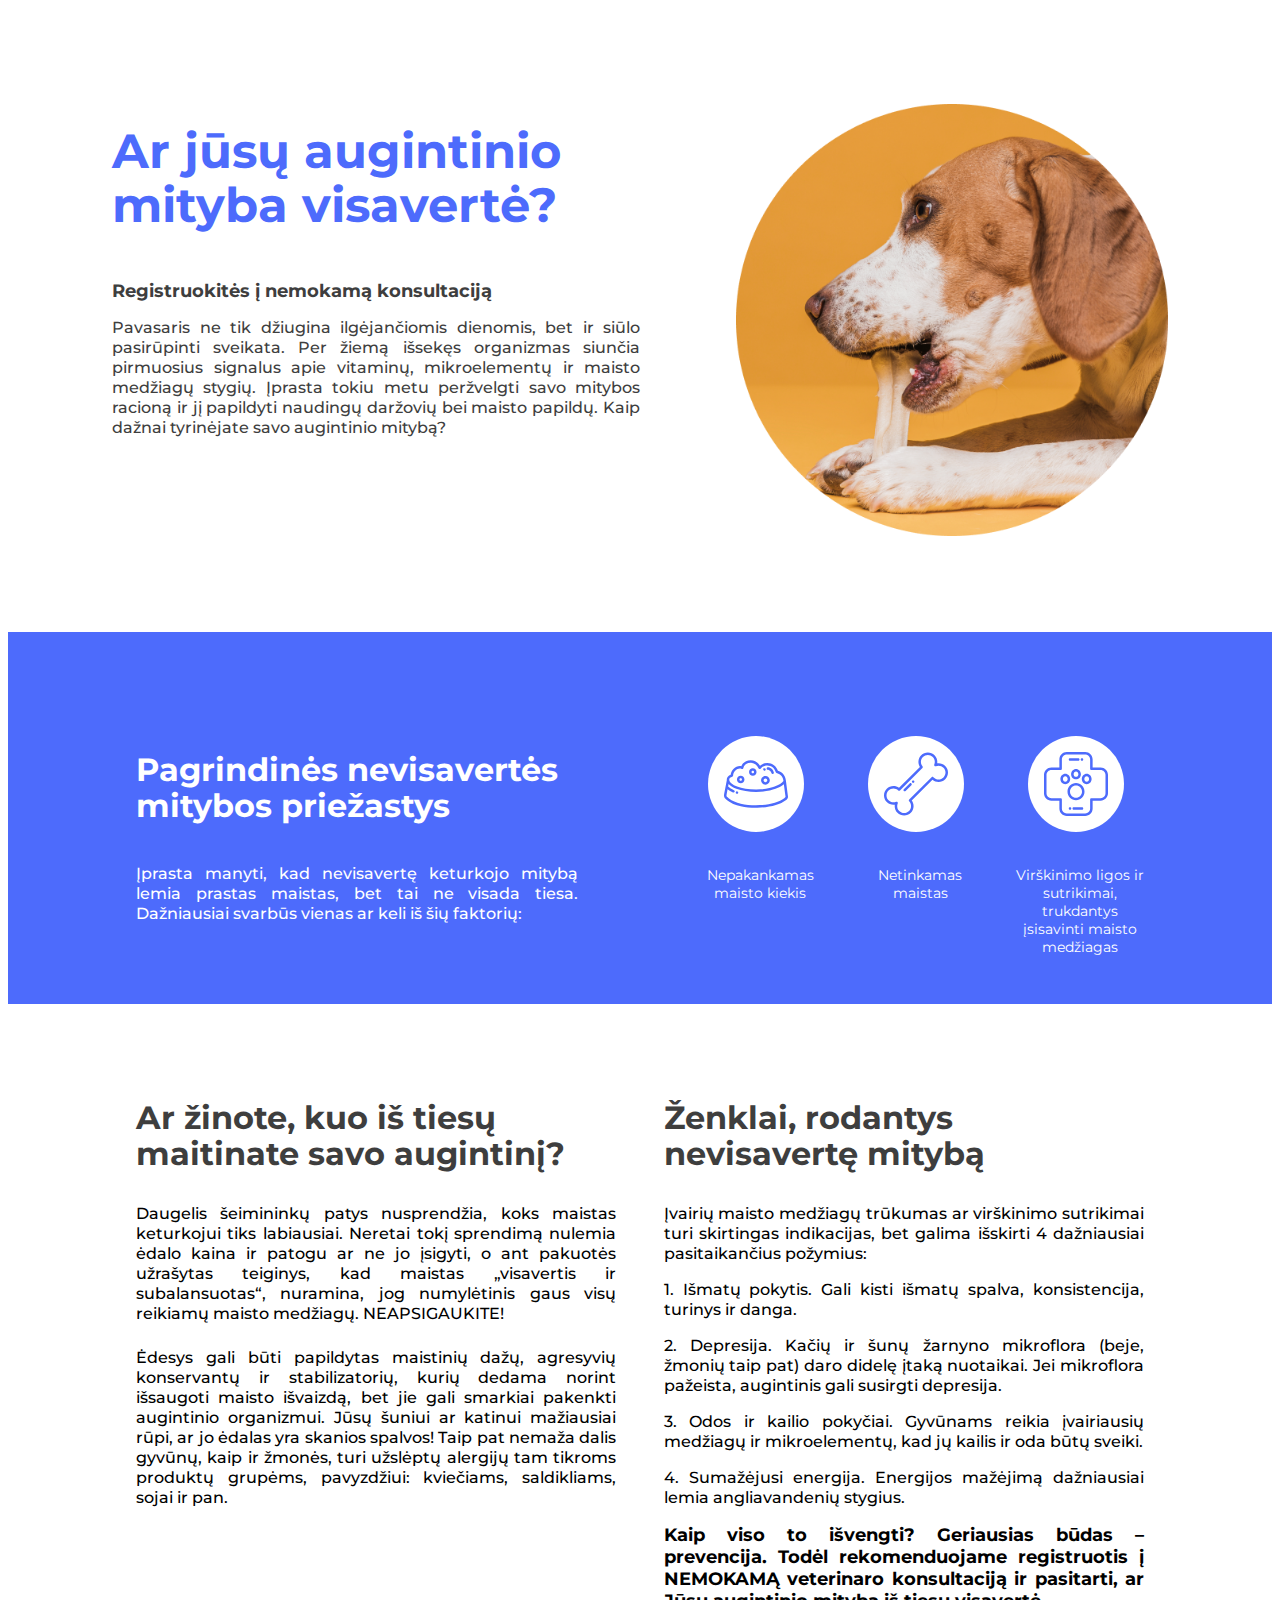
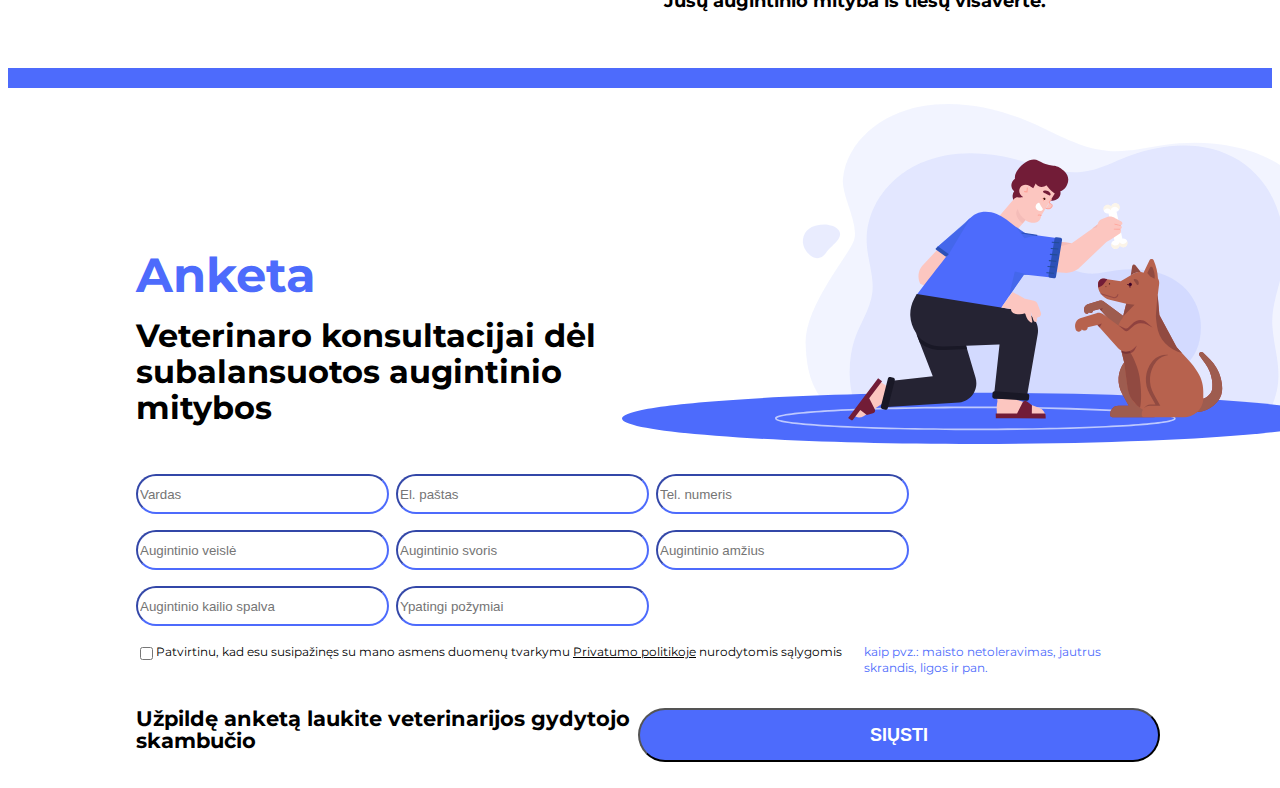
<file: index.html>
<!DOCTYPE html>
<html lang="en">

<head>
    <meta charset="UTF-8">
    <meta http-equiv="X-UA-Compatible" content="IE=edge">
    <meta name="viewport" content="width=device-width, initial-scale=1.0">
    <link rel="preconnect" href="https://fonts.googleapis.com">
    <link rel="preconnect" href="https://fonts.gstatic.com" crossorigin>
    <link href="https://fonts.googleapis.com/css2?family=Montserrat&display=swap" rel="stylesheet">
    <link rel="stylesheet" type="text/css" href="style.css">

    <title>Adisoft užduotis</title>
</head>

<body>
    <div class="container">
        <div class="one row">
            <div class="one-right col-5">
                <img src="images/Ellipse 1.png" class="dog" alt="dog">
            </div>
            <div class="one-left col-7">
                <h1>Ar jūsų augintinio mityba visavertė?</h1>
                <p class="bold">Registruokitės į nemokamą konsultaciją</p>
                <p class="regular">Pavasaris ne tik džiugina ilgėjančiomis dienomis, bet ir siūlo pasirūpinti sveikata.
                    Per žiemą
                    išsekęs organizmas siunčia pirmuosius signalus apie vitaminų, mikroelementų ir maisto medžiagų
                    stygių. Įprasta tokiu metu peržvelgti savo mitybos racioną ir jį papildyti naudingų daržovių bei
                    maisto papildų. Kaip dažnai tyrinėjate savo augintinio mitybą?</p>
            </div>

        </div>
        <div class="two row">
            <div class="two-left col-6">
                <h2>Pagrindinės nevisavertės mitybos priežastys</h2>
                <p class="regular">Įprasta manyti, kad nevisavertę keturkojo mitybą lemia prastas maistas, bet tai ne
                    visada tiesa. Dažniausiai svarbūs vienas ar keli iš šių faktorių:
                </p>
            </div>
            <div class="two-right col-6">
                <div class="icons col-4">
                    <img src="images/Component 6.svg" class="icon" alt="food">
                    <p class="light">Nepakankamas maisto kiekis</p>
                </div>
                <div class="icons col-4">
                    <img src="images/Frame 458.svg" class="icon" alt="bone">
                    <p class="light">Netinkamas maistas</p>
                </div>
                <div class="icons col-4">
                    <img src="images/Frame 459.svg" class="icon" alt="foot">
                    <p class="light">Virškinimo ligos ir sutrikimai, trukdantys įsisavinti maisto medžiagas</p>
                </div>
            </div>

        </div>
        <div class="three row">
            <div class="three-left col-6">
                <h2>Ar žinote, kuo iš tiesų maitinate savo augintinį?</h2>
                <p class="regular">Daugelis šeimininkų patys nusprendžia, koks maistas keturkojui tiks labiausiai.
                    Neretai tokį sprendimą nulemia ėdalo kaina ir patogu ar ne jo įsigyti, o ant pakuotės užrašytas
                    teiginys, kad maistas „visavertis ir subalansuotas“, nuramina, jog numylėtinis gaus visų reikiamų
                    maisto medžiagų. NEAPSIGAUKITE!
                </p>
                <p class="regular">Ėdesys gali būti papildytas maistinių dažų, agresyvių konservantų ir stabilizatorių,
                    kurių dedama norint išsaugoti maisto išvaizdą, bet jie gali smarkiai pakenkti augintinio organizmui.
                    Jūsų šuniui ar katinui mažiausiai rūpi, ar jo ėdalas yra skanios spalvos! Taip pat nemaža dalis
                    gyvūnų, kaip ir žmonės, turi užslėptų alergijų tam tikroms produktų grupėms, pavyzdžiui: kviečiams,
                    saldikliams, sojai ir pan. </p>
                </p>
            </div>
            <div class="three-right col-6">
                <h2>Ženklai, rodantys nevisavertę mitybą</h2>
                <p class="regular">Įvairių maisto medžiagų trūkumas ar virškinimo sutrikimai turi skirtingas
                    indikacijas, bet galima išskirti 4 dažniausiai pasitaikančius požymius:</p>
                <p class="regular">1. Išmatų pokytis. Gali kisti išmatų spalva, konsistencija, turinys ir danga. </p>
                <p class="regular">2. Depresija. Kačių ir šunų žarnyno mikroflora (beje, žmonių taip pat) daro didelę
                    įtaką nuotaikai. Jei mikroflora pažeista, augintinis gali susirgti depresija.</p>
                <p class="regular">3. Odos ir kailio pokyčiai. Gyvūnams reikia įvairiausių medžiagų ir mikroelementų,
                    kad jų kailis ir oda būtų sveiki. </p>
                <p class="regular">4. Sumažėjusi energija. Energijos mažėjimą dažniausiai lemia angliavandenių stygius.
                </p>
                <p class="bold">Kaip viso to išvengti? Geriausias būdas – prevencija. Todėl rekomenduojame registruotis
                    į NEMOKAMĄ veterinaro konsultaciją ir pasitarti, ar Jūsų augintinio mityba iš tiesų visavertė.</p>
            </div>
        </div>
        <div class="four row">
            <p>0</p>
        </div>
        <div class="five row">
            <div class="anketa-text">
                <div class="anketa-right">
                    <img src="images/Group 7.svg" class="anketa" alt="friends">
                </div>
                <div class="anketa-left">
                    <h1>Anketa</h1>
                    <h2>Veterinaro konsultacijai dėl subalansuotos augintinio mitybos</h2>
                </div>

            </div>
            <div class="anketa-forma">
                <form action="email.php" method="post">
                    <input class="input vardas" type="text" id="vardas" name="vardas" placeholder="Vardas" />
                    <input class="input pastas" type="text" id="pastas" name="pastas" placeholder="El. paštas" />
                    <input class="input numeris" type="text" id="numeris" name="numeris" placeholder="Tel. numeris" />
                    <input class="input veisle" type="text" id="veisle" name="veisle" placeholder="Augintinio veislė" />
                    <input class="input svoris" type="text" id="svoris" name="svoris" placeholder="Augintinio svoris" />
                    <input class="input amzius" type="text" id="amzius" name="amzius" placeholder="Augintinio amžius" />
                    <input class="input spalva" type="text" id="spalva" name="spalva"
                        placeholder="Augintinio kailio spalva" />
                    <input class="input pozymiai" type="text" id="pozymiai" name="pozymiai"
                        placeholder="Ypatingi požymiai" />
                    <div class="salygos-box">
                        <p class="pozymiai-text">kaip pvz.: maisto netoleravimas, jautrus skrandis, ligos ir pan.</p>
                        <input class="checkbox" type="checkbox" id="checkbox" required name="salygos" value="true">
                        <p class="salygos">Patvirtinu, kad esu susipažinęs su mano asmens duomenų tvarkymu
                            <u>Privatumo politikoje</u> nurodytomis sąlygomis
                        </p>
                    </div>
                    <div class="skambutis-box">
                        <p class="skambutis">Užpildę anketą laukite veterinarijos gydytojo skambučio</p>

                        <button class="btn" type="submit" value="Submit">SIŲSTI</button>

                </form>
            </div>
        </div>
    </div>
    
</body>

</html>
</file>
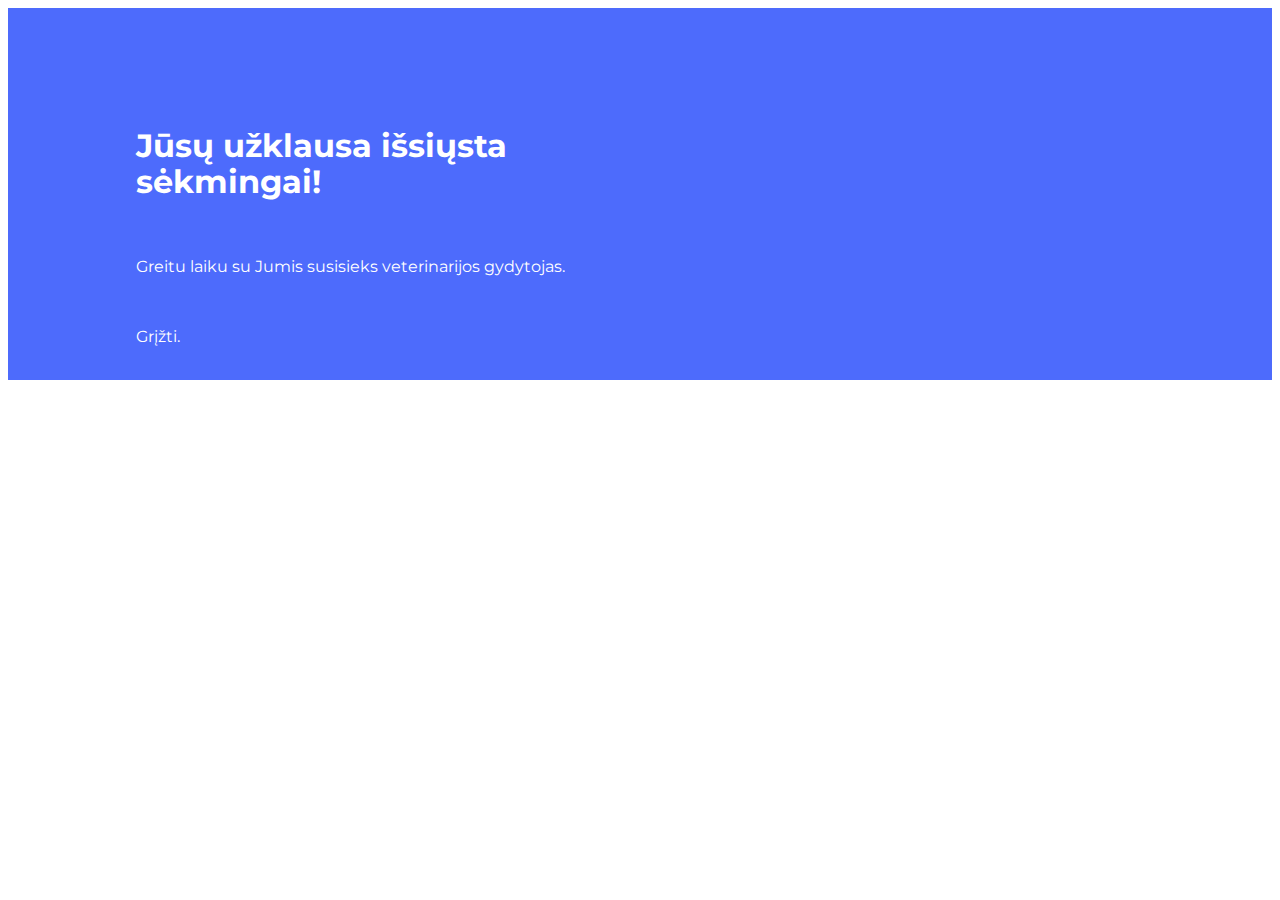
<file: thank_you.html>
<!DOCTYPE html>

<head>
    <meta charset="UTF-8">
    <link rel="stylesheet" type="text/css" href="style.css">
</head>
<style>
    .two {
        display: grid;
    }
</style>
<div class="two">
    <title>Ačiū</title>

    <h2 class="two-left">Jūsų užklausa išsiųsta sėkmingai!</h2>
    <p class="two-left">Greitu laiku su Jumis susisieks veterinarijos gydytojas.</p>
    <p class="two-left"><a href="index.html">Grįžti.</a></p>
</div>
</file>
<file: style.css>
@import url('https://fonts.googleapis.com/css2?family=Montserrat&display=swap');

.html {
    font-size: 20px;
    font-family: 'Montserrat', sans-serif;
    font-style: normal;
}

.body {
    max-width: 1920px;
    font-family: 'Montserrat', sans-serif;
}
a {
    text-decoration: none;
    color: #FFFFFF;
}
container {
    position: absolute;
    width: 1920px;
    background-color: #FFFFFF;
}

.thankyou {
width: 100%;
padding-left: 176px;

}

.one {
    width: 1568px;
    height: 768px;
    background-color: #FFFFFF;
    margin: auto;
}

.one-left {
    width: 58%;
    padding-top: 232px;
    color: #3E3E3E;
    height: 400px;
    display: inline-block;
}

h1 {
    font-family: 'Montserrat', sans-serif;
    color: #4D6BFC;
    font-size: 54px;
    font-weight: bold;
    line-height: 60px;
    text-align: left;
    align-items: center;
    width: 90%;
    margin: 0;
}

p {
    font-family: 'Montserrat', sans-serif;
    line-height: 24px;
    font-size: 20px;
}

p.bold {
    font-weight: bold;
    text-align: left;
    margin-top: 48px;
    margin-bottom: 16px;
}

p.regular {
    font-weight: 500;
    text-align: justify;
}

.one-right {
    float: right;
}

.one-right img {
    width: 544px;
    height: 544px;
    padding-top: 112px;
}

.two {
    height: 412px;
    background-color: #4D6BFC;
    width: 100%;
    float: left;
}

.two-left {
    padding-left: 176px;
    width: 35%;
    display: inline-block;
    color: #FFFFFF;
}

h2 {
    font-family: 'Montserrat', sans-serif;
    font-size: 40px;
    font-weight: 700;
    line-height: 44px;
    text-align: left;
    margin: 0;
}

.two h2 {
    color: #FFFFFF;
    padding-bottom: 24px;
    padding-top: 120px;
}

.two p.regular {
    padding-bottom: 0;
    padding-top: 0;
}

.two-right {
    padding-top: 120px;
    padding-right: 176px;
    float: right;
}

.col-4 {
    float: left;
    color: #FFFFFF;
    font-size: 16px;
    width: 232px;
}

.icon {
    width: 144px;
    position: relative;
    align-items: center;
    padding-left: 44px;
}

.light {
    line-height: 20px;
    padding-top: 16px;
    text-align: center;
    width: 220px;
    font-size: 16px;
}

.three {
    height: 726px;
    background-color: #FFFFFF;
    width: 100%;
    float: left;
}

.three h2 {
    color: #3E3E3E;
    padding-bottom: 32px;
    padding-top: 118px;
}

.three-left {
    padding-left: 176px;
    width: 38%;
    display: inline-block;
}

.three-right {
    padding-right: 176px;
    width: 38%;
    float: right;
}

.three-left p.regular {
    padding-bottom: 24px;
    margin: 0;
}

.three-right p.regular,
.three-right p.bold {
    padding-bottom: 16px;
    margin: 0;
    text-align: justify;
}

.four {
    background-color: #4D6BFC;
    width: 100%;
}

.four p {
    color: #4D6BFC;
}

.five {
    height: 830px;
}

.anketa-text h1 {
    padding-bottom: 16px;
}

.anketa-left {
    padding-left: 176px;
    padding-top: 240px;
    width: 38%;
    display: inline-block;
}

.anketa-right {
    width: 706px;
    float: right;
    padding-right: 176px;
    padding-top: 64px;
}

.anketa-forma {
    padding-left: 176px;
    padding-right: 160px;
    padding-top: 48px;
}

.input {
    width: 365px;
    height: 40px;
    border-color: #4D6BFC;
    border-radius: 30px;
    margin-bottom: 16px;
    margin-right: 16px;
}

.salygos-box {
    display: inline-block;
    width: 100%;
    margin: 0;
}

.salygos-box p {
    font-style: normal;
    font-weight: normal;
    font-size: 14px;
    line-height: 18px;
    margin: 0;
}

.checkbox {
    float: left;
    accent-color: #4D6BFC;
}

.salygos p {
    padding-left: 8px;
    width: 794px;
    color: #3E3E3E;
    float: right;
}

.pozymiai-text {
    width: 376px;
    color: #4D6BFC;
    float: right;
    padding-right: 40px;
}

.skambutis-box {
    padding-top: 48px;
    /* padding-right:40px; */
}

.skambutis {
    width: 744px;
    font-style: normal;
    font-weight: bold;
    font-size: 27px;
    line-height: 31px;
    margin: 0;
    display: inline-block;
}

.btn {
    background-color: #4D6BFC;
    width: 768px;
    height: 54px;
    border-radius: 30px;
    color: #FFFFFF;
    font-weight: bold;
    font-size: 18px;
    line-height: 22px;
    float: right;
}

@media screen and (max-width: 1312px) {
    container {
        width: 1312px;
    }

    .one {
        width: 1056px;
        height: 624px;
    }

    .one-left {
        width: 50%;
        padding-top: 116px;
        height: 400px;
    }

    h1 {

        font-size: 48px;
        font-weight: 700;
        line-height: 54px;
    }

    p {
        line-height: 20px;
        font-size: 16px;
    }

    p.bold {
        line-height: 22px;
        font-size: 18px;
    }

    .one-right img {
        width: 432px;
        height: 432px;
        padding-top: 96px;
    }

    .two {
        height: 372px;
    }

    .two-left {
        padding-left: 128px;
        width: 35%;
    }

    h2 {
        font-size: 32px;
        line-height: 36px;
    }

    .two h2 {
        padding-bottom: 24px;
        padding-top: 120px;
    }

    .two p.regular {
        padding-bottom: 0;
        padding-top: 0;
    }

    .two-right {
        padding-top: 104px;
        padding-right: 128px;
    }

    .col-4 {
        font-size: 14px;
        width: 128px;
        padding-left: 32px;
    }

    .icon {
        width: 96px;
        padding-left: 12px;
    }

    .light {
        line-height: 18px;
        width: 128px;
        font-size: 14px;
    }

    .three {
        height: 664px;
        background-color: #FFFFFF;
    }

    .three h2 {
        padding-top: 96px;
    }

    .three-left {
        padding-left: 128px;
    }

    .three-right {
        padding-right: 128px;
    }


    .five {
        height: 676px;
    }

    .anketa-left {
        padding-left: 128px;
        padding-top: 144px;
    }

    .anketa-right {
        width: 450px;
        padding-right: 200px;
        padding-top: 0px;
    }

    .anketa-forma {
        padding-left: 128px;
        padding-right: 112px;
    }

    .input {
        width: 245px;
        height: 34px;
        margin-right: 3px;
    }


    .salygos-box p {
        font-size: 12px;
        line-height: 16px;
    }

    .salygos p {
        width: 680px;
    }

    .pozymiai-text {
        width: 256px;
    }

    .skambutis-box {
        padding-top: 32px;
    }

    .skambutis {
        width: 502px;
        font-size: 21px;
        line-height: 22px;
    }

    .btn {
        width: 522px;
        height: 54px;
    }
}

@media screen and (max-width: 834px) {
    container {
        width: 834px;
    }

    .one {
        width: 648px;
        height: 460px;
    }

    .one-left {
        width: 400px;
        padding-top: 88px;
        height: 400px;
    }

    h1 {

        font-size: 38px;
        line-height: 44px;
    }

    p {
        line-height: 18px;
        font-size: 14px;
    }

    p.bold {
        line-height: 22px;
        font-size: 16px;
    }

    .one-right img {
        width: 200px;
        height: 200px;
        padding-top: 130px;
    }

    .two {
        height: 686px;
    }

    .two-left {
        padding-left: 96px;
        width: 400px;
    }

    h2 {
        font-size: 32px;
        line-height: 36px;
    }

    .two h2 {
        padding-bottom: 24px;
        padding-top: 112px;
    }

    .two p.regular {
        padding-bottom: 0;
        padding-top: 0;
    }

    .two-right {
        padding-top: 64px;
        padding-right: 96px;
    }

    .col-4 {
        font-size: 12px;
        width: 176px;
        padding-left: 40px;
    }

    .icon {
        width: 152px;
        padding-left: 12px;

    }

    .light {
        line-height: 18px;
        width: 176px;
        font-size: 14px;
    }

    .three {
        height: 844px;
    }

    .three {
        height: 844px;
    }

    .three h2 {
        padding-top: 0px;
    }

    .three-left h2 {
        padding-top: 88px;
        padding-bottom: 0px;
    }

    .three-right {
        padding-top: 0px;

    }

    .three-right,
    .three-left {
        padding-right: 96px;
        padding-left: 98px;
        padding-top: 0px;
        width: 640px;
        float: left;
    }

    .three-right p.regular,
    .three-right p.bold {
        padding-bottom: 16px;
    }

    .four p {
        font-size: 8px;
    }

    .five {
        height: 834px;
    }

    .anketa-left {
        padding-left: 96px;
        padding-top: 108px;
        width: 290px;
    }

    .anketa-left h2 {
        font-size: 20px;
        line-height: 24px;

    }

    .anketa-right {
        width: 350px;
        padding-right: 65px;
        padding-top: 80px;
    }

    .anketa-right img {
        width: 350px;
    }

    .anketa-forma {
        padding-left: 98px;
        padding-right: 65px;
    }

    .input {
        width: 315px;
        height: 34px;
        margin-right: 3px;
    }

    .vardas,
    .pozymiai {
        width: 648px;
    }

    .numeris,
    .svoris,
    .spalva {
        float: right;
        margin: 0;
    }

    .salygos-box p {
        line-height: 15px;
    }

    .salygos {
        width: 416px;

    }

    .pozymiai-text {
        width: 100%;
        padding-bottom: 24px;
    }

    .skambutis-box {
        padding-top: 32px;

    }

    .skambutis {
        width: 100%;
        font-size: 20px;
        line-height: 24px;
        text-align: center;
        padding-bottom: 24px;
    }

    .btn {
        width: 600px;
    }
}

@media screen and (max-width: 320px) {
    container {
        width: 320px;
    }

    .one {
        width: 288px;
        height: 580px;
    }

    .one-left {
        width: 100%;
        padding-top: 24px;
        text-align: center;
        height: 268px;

    }

    h1 {
        width: 100%;
        font-size: 28px;
        line-height: 32px;
        text-align: center;
    }

    p {
        line-height: 16px;
        font-size: 12px;
        width: 288px;

    }

    p.bold {
        text-align: center;
        line-height: 18px;
        font-size: 14px;
        margin: 0;
        padding-top: 24px;
    }

    .one-right img {
        width: 200px;
        height: 200px;
        padding-top: 40px;
        padding-right: 45px;
        padding-left: 60px;
    }

    .two {
        height: 957px;
    }

    .two-left {
        padding-left: 0px;
        width: 288px;
        text-align: center;
        margin: auto;
    }

    h2 {
        font-size: 24px;
        line-height: 28px;
        text-align: center;
    }

    .two h2 {
        padding-top: 40px;
    }

    .two p.regular {
        padding-left: 8px;
    }

    .two-right {
        padding-top: 64px;
        padding-right: 96px;
        float: left;
        padding-top: 32px;
    }

    .col-4 {
        font-size: 12px;
        width: 176px;
        padding-left: 54px;
        padding-bottom: 32px;
    }

    .icon {
        padding-left: 12px;
        padding-bottom: 0px;
    }

    .light {
        line-height: 16px;
        width: 176px;
        font-size: 12px;
        margin: 0;
    }

    .three {
        height: 1020px;
    }


    .three-left h2,
    .three-right h2 {
        padding-bottom: 24px;
        text-align: center;
        width: 288px;
    }

    .three-left h2 {
        padding-top: 40px;
    }

    .three-right {
        padding-top: 0px;
    }

    .three-right,
    .three-left {
        padding-right: 16px;
        padding-left: 16px;
        padding-top: 0px;
    }

    .three-right p.regular,
    .three-right p.bold {
        padding-bottom: 16px;
        padding-top: 0px;
    }

    .four p {
        font-size: 8px;
    }

    .five {
        height: 1075px;
    }

    .anketa-left {
        padding-left: 16px;
        padding-top: 0px;
        width: 288px;
    }

    .anketa-left h1 {
        padding-top: 24px;
        text-align: left;

    }

    .anketa-left h2 {
        font-size: 20px;
        line-height: 24px;
        text-align: left;

    }

    .anketa-right {
        padding-top: 30px;
        padding-right: 16px;
        padding-left: 16px;
        width: 288px;
    }

    .anketa-right img {
        width: 288px;
    }

    .anketa-forma {
        padding-left: 16px;
        padding-right: 16px;
    }

    .input {
        width: 275px;
        float: left;
    }

    .salygos-box p {
        line-height: 14px;
    }

    .salygos {
        width: 264px;
        padding-left: 30px;
    }


    .skambutis {
        width: 100%;
        font-size: 16px;
        line-height: 20px;
    }

    .btn {
        width: 275px;
    }
}
</file>
